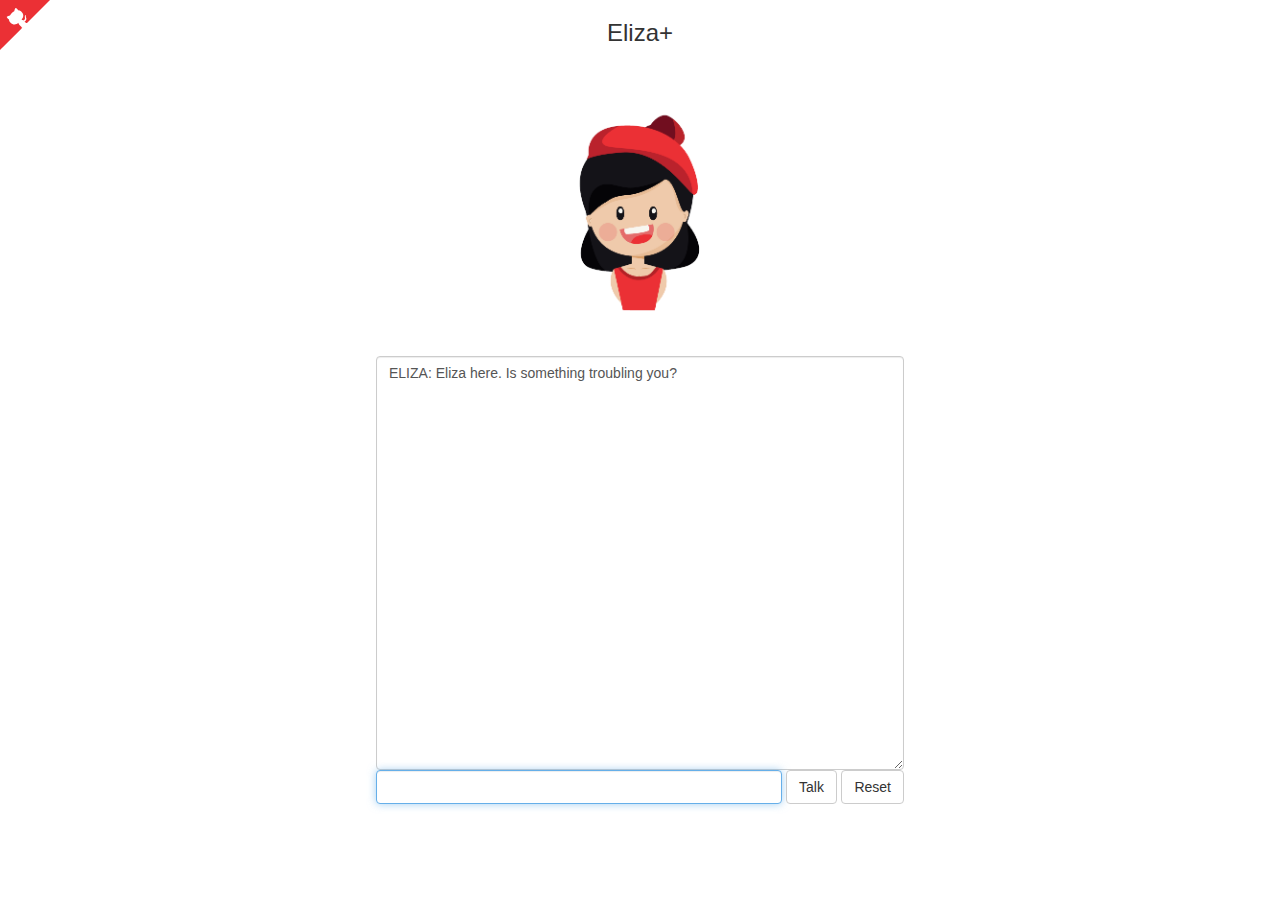
<file: bot/index.html>
<HTML>
    <HEAD>
	<TITLE>Eliza+</TITLE>

	<link rel="stylesheet" href="https://maxcdn.bootstrapcdn.com/bootstrap/3.3.7/css/bootstrap.min.css"/>
	<style>
	 .github-corner:hover .octo-arm{animation:octocat-wave 560ms ease-in-out}@keyframes octocat-wave{0%,100%{transform:rotate(0)}20%,60%{transform:rotate(-25deg)}40%,80%{transform:rotate(10deg)}}@media (max-width:500px){.github-corner:hover .octo-arm{animation:none}.github-corner .octo-arm{animation:octocat-wave 560ms ease-in-out}}
	 .panel-collapse-clickable {
	     cursor: pointer;
	 }
	</style>
	
	<SCRIPT LANGUAGE="JavaScript" TYPE="text/javascript" SRC="js/elizabot.js"></SCRIPT>
	<SCRIPT LANGUAGE="JavaScript" TYPE="text/javascript" SRC="js/elizadata.js"></SCRIPT>	
	<SCRIPT LANGUAGE="JavaScript" TYPE="text/javascript" SRC="js/sentimood.js"></SCRIPT>

	<SCRIPT LANGUAGE="JavaScript" TYPE="text/javascript">	   
	 var eliza = new ElizaBot();
	 var elizaLines = new Array();
	 var sentiment = new Sentimood();

	 var displayCols = 60;
	 var displayRows = 20;

	 var userSentiment = 0;
	 
	 var imgs = {};
	 imgs[0] = "img/default-01.png";
	 imgs[1] = "img/happy1-01.png";
	 imgs[2] = "img/happy2-01.png";
	 imgs[3] = "img/happy3-01.png";
	 imgs[-1] = "img/sad1-01.png";
	 imgs[-2] = "img/sad2-01.png";
	 imgs[-3] = "img/sad3-01.png";
	 
	 function updateImage(val) {
	     // If continuing on same sentiment
	     if(val * userSentiment >= 0) {
		 if(val < 0) {
		     userSentiment -= 1;
		 }
		 if(val > 0) {
		     userSentiment += 1;
		 }
	     }
	     else {
		 // switch moods
		 userSentiment = val
	     }
	     
	     if(userSentiment < -3) {
		 userSentiment = -3
	     }
	     if(userSentiment > 3) {
		 userSentiment = 3
	     }

	     // Update image
	     document.getElementById('main-image').src = imgs[userSentiment];
	 }
	 
	 function elizaReset() {
	     userSentiment = 0;
	     eliza.reset();
	     elizaLines.length = 0;
	     elizaStep();
	 }

	 function elizaStep() {
	     var f = document.forms.e_form;
	     var userinput = f.e_input.value;
	     
	     //console.log(sentiment.analyze(userinput));
	     updateImage(sentiment.analyze(userinput)['score']);

	     if (eliza.quit) {
		 f.e_input.value = '';
		 if (confirm("This session is over.\nStart over?")) elizaReset();
		 f.e_input.focus();
		 return;
	     }
	     else if (userinput != '') {
		 var usr = 'YOU:   ' + userinput;
		 var rpl ='ELIZA: ' + eliza.transform(userinput);
		 elizaLines.push(usr);
		 elizaLines.push(rpl);
		 // display nicely
		 // (fit to textarea with last line free - reserved for extra line caused by word wrap)
		 var temp  = new Array();
		 var l = 0;
		 for (var i=elizaLines.length-1; i>=0; i--) {
		     l += 1 + Math.floor(elizaLines[i].length/displayCols);
		     if (l >= displayRows) break
		     else temp.push(elizaLines[i]);
		 }
		 elizaLines = temp.reverse();		 
		 f.e_display.value = elizaLines.join('\n');
	     }
	     else if (elizaLines.length == 0) {
		 // no input and no saved lines -> output initial
		 var initial = 'ELIZA: ' + eliza.getInitial();
		 elizaLines.push(initial);
		 f.e_display.value = initial + '\n';
	     }
	     f.e_input.value = '';
	     f.e_input.focus();
	 }

	</SCRIPT>
    </HEAD>

    <BODY onload="window.setTimeout('elizaReset()',100)">
	<!-- github corner -->
	<a href="https://github.com/jefworks/ELIZAplus" class="github-corner"><svg width="50px" height="50px" viewBox="0 0 250 250" style="z-index:1000; fill:#eb3035; color:#fff; position: absolute; top: 0; border: 0; left: 0; transform: scale(-1, 1);"><path d="M0,0 L115,115 L130,115 L142,142 L250,250 L250,0 Z"></path><path d="M128.3,109.0 C113.8,99.7 119.0,89.6 119.0,89.6 C122.0,82.7 120.5,78.6 120.5,78.6 C119.2,72.0 123.4,76.3 123.4,76.3 C127.3,80.9 125.5,87.3 125.5,87.3 C122.9,97.6 130.6,101.9 134.4,103.2" fill="#fff" style="transform-origin: 130px 106px;" class="octo-arm"></path><path d="M115.0,115.0 C114.9,115.1 118.7,116.5 119.8,115.4 L133.7,101.6 C136.9,99.2 139.9,98.4 142.2,98.6 C133.8,88.0 127.5,74.4 143.8,58.0 C148.5,53.4 154.0,51.2 159.7,51.0 C160.3,49.4 163.2,43.6 171.4,40.1 C171.4,40.1 176.1,42.5 178.8,56.2 C183.1,58.6 187.2,61.8 190.9,65.4 C194.5,69.0 197.7,73.2 200.1,77.6 C213.8,80.2 216.3,84.9 216.3,84.9 C212.7,93.1 206.9,96.0 205.4,96.6 C205.1,102.4 203.0,107.8 198.3,112.5 C181.9,128.9 168.3,122.5 157.7,114.1 C157.9,116.9 156.7,120.9 152.7,124.9 L141.0,136.5 C139.8,137.7 141.6,141.9 141.8,141.8 Z" fill="#fff" class="octo-body"></path></svg></a>
	
	<CENTER>
	    <H3>Eliza+</H3>
	    <img id="main-image" src="img/default-01.png" width=300px height=300px>
	    <TABLE>
		<FORM NAME="e_form" onsubmit="elizaStep();return false">
		    <TR>
			<TD COLSPAN="2">
			    <TEXTAREA class="form-control" NAME="e_display" COLS="60" ROWS="20"></TEXTAREA>
			</TD>
		    </TR>
		    <TR VALIGN="middle">
			<TD>
			    <INPUT class="form-control" TYPE="text" NAME="e_input" SIZE="43">
			</TD>
			<TD ALIGN="right">
			    <INPUT class="btn btn-default" TYPE="submit" VALUE="Talk">
			    <INPUT class="btn btn-default" TYPE="reset" VALUE="Reset" onClick="window.setTimeout('elizaReset()',100)">
			</TD>
		    </TR>
		</FORM>
	    </TABLE>
	</CENTER>


    </BODY>
</HTML>
</file>
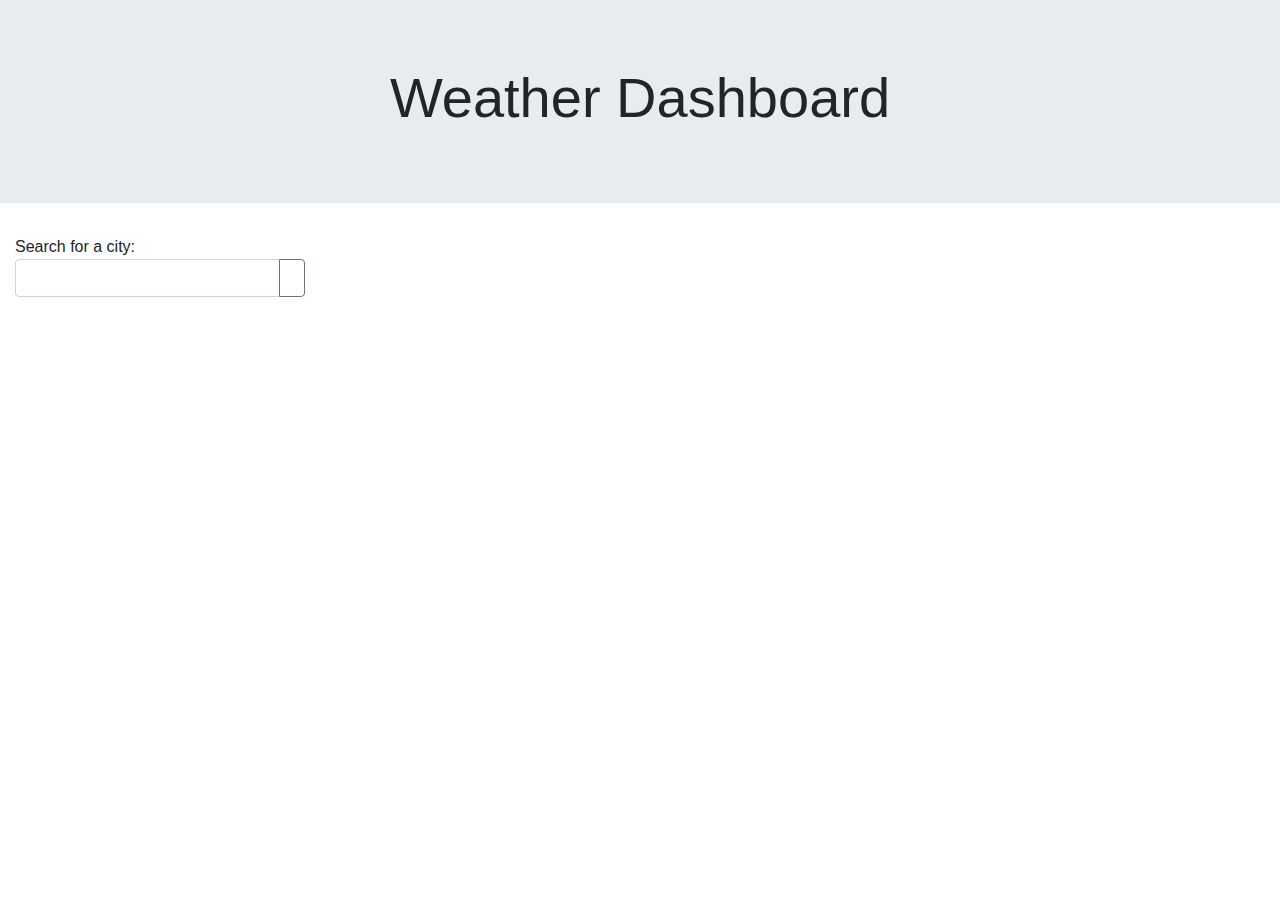
<file: weather/index.html>
<!DOCTYPE html>
<html lang="en">

<head>
    <meta charset="UTF-8">
    <meta name="viewport" content="width=device-width, initial-scale=1.0">
    <meta http-equiv="X-UA-Compatible" content="ie=edge">
    <title>Weather Dashboard</title>

    <link rel="stylesheet" href="https://cdnjs.cloudflare.com/ajax/libs/twitter-bootstrap/4.4.1/css/bootstrap.min.css"
        integrity="sha256-L/W5Wfqfa0sdBNIKN9cG6QA5F2qx4qICmU2VgLruv9Y=" crossorigin="anonymous" />
    <link rel="stylesheet" href="https://cdnjs.cloudflare.com/ajax/libs/font-awesome/5.11.2/css/all.min.css"
        integrity="sha256-+N4/V/SbAFiW1MPBCXnfnP9QSN3+Keu+NlB+0ev/YKQ=" crossorigin="anonymous" />
    <link rel="stylesheet" href="style.css">
</head>

<body>

    <div class="jumbotron jumbotron-fluid">
        <div class="container">
            <h1 class="display-4 text-center">Weather Dashboard</h1>
        </div>
    </div>

    <div class="container-fluid">
        <div class="row">
            <!-- Search Bar and Search history  -->
            <div class="col-3" id="search-col">Search for a city:
                <div class="input-group mb-3">
                    <input type="text" class="form-control" id="search-bar" aria-label="Recipient's username"
                        aria-describedby="button-addon2">
                    <div class="input-group-append">
                        <button class="btn btn-outline-secondary" type="button" id="search-btn"><i class="fa fa-search"
                                aria-hidden="true"></i></button>
                    </div>
                </div>

                <!-- Search history goes here -->
                <ul class="list-group mt-3" id="search-history"></ul>

            </div>

            <!-- Weather Details -->
            <div class="col-9" id="weather-details">
                <div class="row">
                    <div class="col mb-2 p-0" id="weather-col"></div>
                </div>

                <div class="row">
                    <div class="col">
                        <div class='row'>
                            <div class="col" id="forecast-header"></div>
                        </div>
                        <div class="row" id="forecast-row"></div>
                    </div>
                </div>
            </div>


        </div>

        <script src="https://cdnjs.cloudflare.com/ajax/libs/jquery/3.4.1/jquery.min.js"
            integrity="sha256-CSXorXvZcTkaix6Yvo6HppcZGetbYMGWSFlBw8HfCJo=" crossorigin="anonymous"></script>
        <script src="script.js"></script>
</body>

</html>
</file>
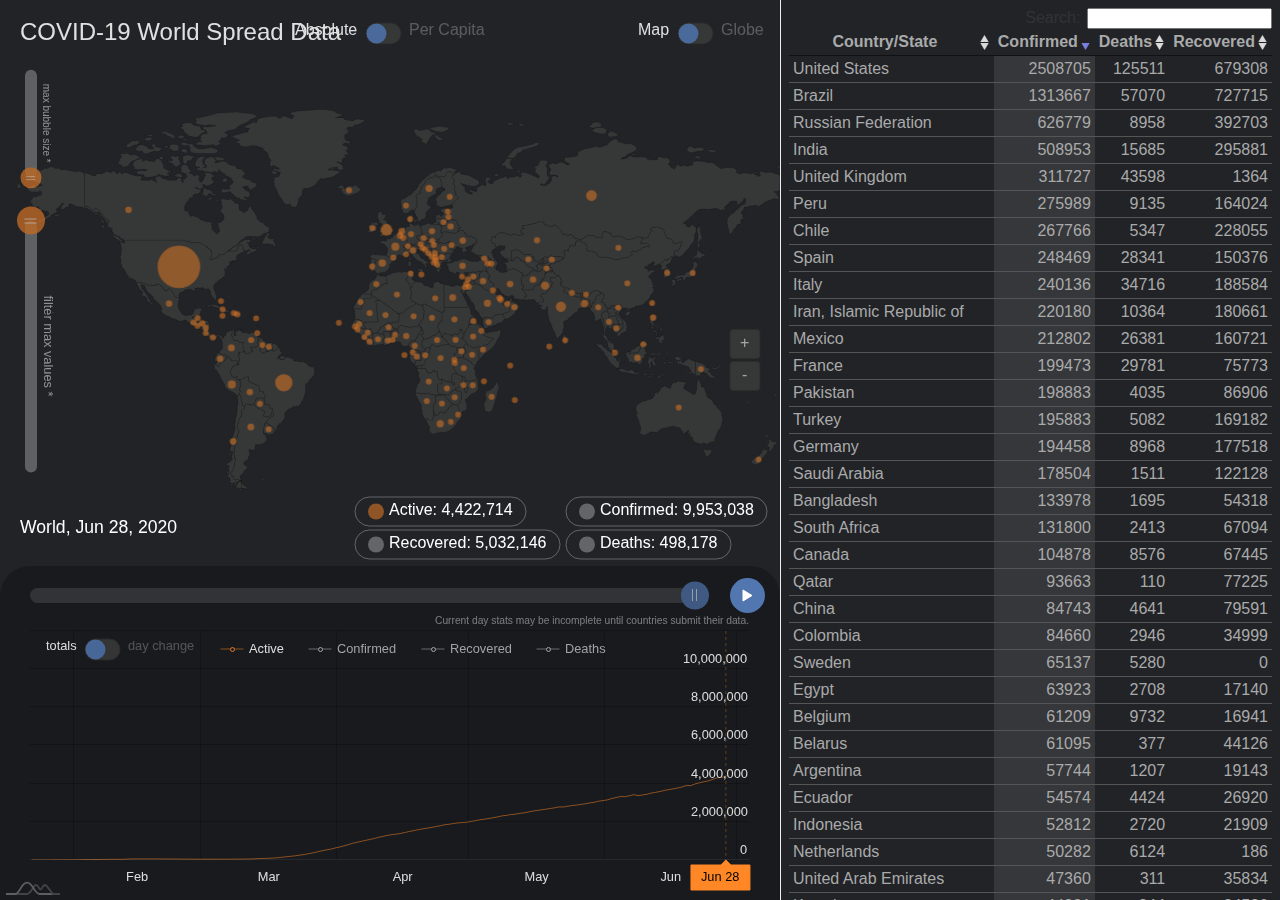
<file: covid_world/examples/dashboard/index.html>
<!DOCTYPE html>
<html>
  <head>
    <meta charset="UTF-8" />
    <title>इ-सिक्किम</title>

    <!-- amCharts includes -->
    <script src="../../deps/amcharts4/core.js"></script>
    <script src="../../deps/amcharts4/charts.js"></script>
    <script src="../../deps/amcharts4/maps.js"></script>
    
    <script src="../../deps/amcharts4/themes/dark.js"></script>
    <script src="../../deps/amcharts4/themes/animated.js"></script>

    <script src="../../deps/amcharts4-geodata/worldLow.js"></script>
    <script src="../../deps/amcharts4-geodata/data/countries2.js"></script>

    <!-- DataTables includes -->
    <script src="../../deps/jquery/jquery-3.3.1.min.js"></script>
    <link rel="stylesheet" media="all" href="../../deps/datatables/css/jquery.dataTables.min.css" />
    <link rel="stylesheet" media="all" href="../../deps/datatables/css/select.dataTables.min.css" />
    <script src="../../deps/datatables/js/jquery.dataTables.min.js"></script>
    <script src="../../deps/datatables/js/dataTables.select.min.js"></script>

    <!-- Data  -->
    <script src="../../data/js/world_timeline.js"></script>
    <script src="../../data/js/total_timeline.js"></script>

    <!-- Stylesheet -->
    <link rel="stylesheet" media="all" href="dark.css" />

    <!-- Main app -->
    <script src="app.js"></script>
  </head>
  <body>
    <div class="flexbox">
      <div id="chartdiv"></div>
      <div id="list">
        <table id="areas" class="compact hover order-column row-border">
          <thead>
            <tr>
              <th>Country/State</th>
              <th>Confirmed</th>
              <th>Deaths</th>
              <th>Recovered</th>
            </tr>
          </thead>
          <tbody>
          </tbody>
        </table>
      </div>
    </div>
  </body>
</html>
</file>
<file: weather/style.css>
li{
    overflow: auto;
}

.high{
    color: white;
    background-color: red;
}

.medium{
    color: black;
    background-color: goldenrod;
}

.low{
    color: black;
    background-color: lightgreen;
}

.badge{
    font-size: 100%;
}

#weather-icon{
    max-width: 50px;
    max-height: 50px;
}
</file>
<file: covid_world/examples/dashboard/dark.css>
body {
	font-family: -apple-system, BlinkMacSystemFont, "Segoe UI", Roboto, Helvetica, Arial, sans-serif, "Apple Color Emoji", "Segoe UI Emoji", "Segoe UI Symbol";
	background-color: #212327;
	color: #aaa;
	padding: 0px;
	margin: 0px;
}

.flexbox {
	display: flex;
}

#chartdiv {
	flex: 1;
	height: 100vh;
	float: left;
}

#list {
	padding: 0.5em;
	flex: 0 0 500px;
	height: 100vh;
	float: left;
	border-left: 1px solid #eee;
	box-sizing: border-box;
	overflow: auto;
}

table.dataTable tbody tr {
	background-color: inherit;
}

td.value {
	text-align: right;
}

table.dataTable.row-border tbody th, table.dataTable.row-border tbody td, table.dataTable.display tbody th, table.dataTable.display tbody td {
	border-top: 1px solid #555;
}

table.dataTable.order-column tbody tr>.sorting_1, table.dataTable.order-column tbody tr>.sorting_2, table.dataTable.order-column tbody tr>.sorting_3, table.dataTable.display tbody tr>.sorting_1, table.dataTable.display tbody tr>.sorting_2, table.dataTable.display tbody tr>.sorting_3 {
	background-color: #35373A;
}

table.dataTable tbody>tr.selected, table.dataTable tbody>tr>.selected {
	background-color: #0F0F0F;
	color: #ff8726;
}

table.dataTable.hover tbody tr:hover, table.dataTable.display tbody tr:hover {
	background-color: #1B1B1B;
	color: #ff8726;
}

table.dataTable.hover tbody>tr.selected:hover, table.dataTable.hover tbody>tr>.selected:hover, table.dataTable.display tbody>tr.selected:hover, table.dataTable.display tbody>tr>.selected:hover {
	background-color: #1B1B1B;
	color: #ff8726;
}

table.dataTable.order-column tbody>tr.selected>.sorting_1, table.dataTable.order-column tbody>tr.selected>.sorting_2, table.dataTable.order-column tbody>tr.selected>.sorting_3, table.dataTable.order-column tbody>tr>.selected, table.dataTable.display tbody>tr.selected>.sorting_1, table.dataTable.display tbody>tr.selected>.sorting_2, table.dataTable.display tbody>tr.selected>.sorting_3, table.dataTable.display tbody>tr>.selected {
	background-color: #0F0F0F;
}

table.dataTable.display tbody>tr.selected:hover>.sorting_1, table.dataTable.order-column.hover tbody>tr.selected:hover>.sorting_1 {
	background-color: #1B1B1B;
}

table.dataTable.display tbody tr:hover>.sorting_1, table.dataTable.order-column.hover tbody tr:hover>.sorting_1 {
	background-color: #1B1B1B;
}

@media screen and (max-width: 1000px) {
	#list {
		display: none;
	}
}
</file>
